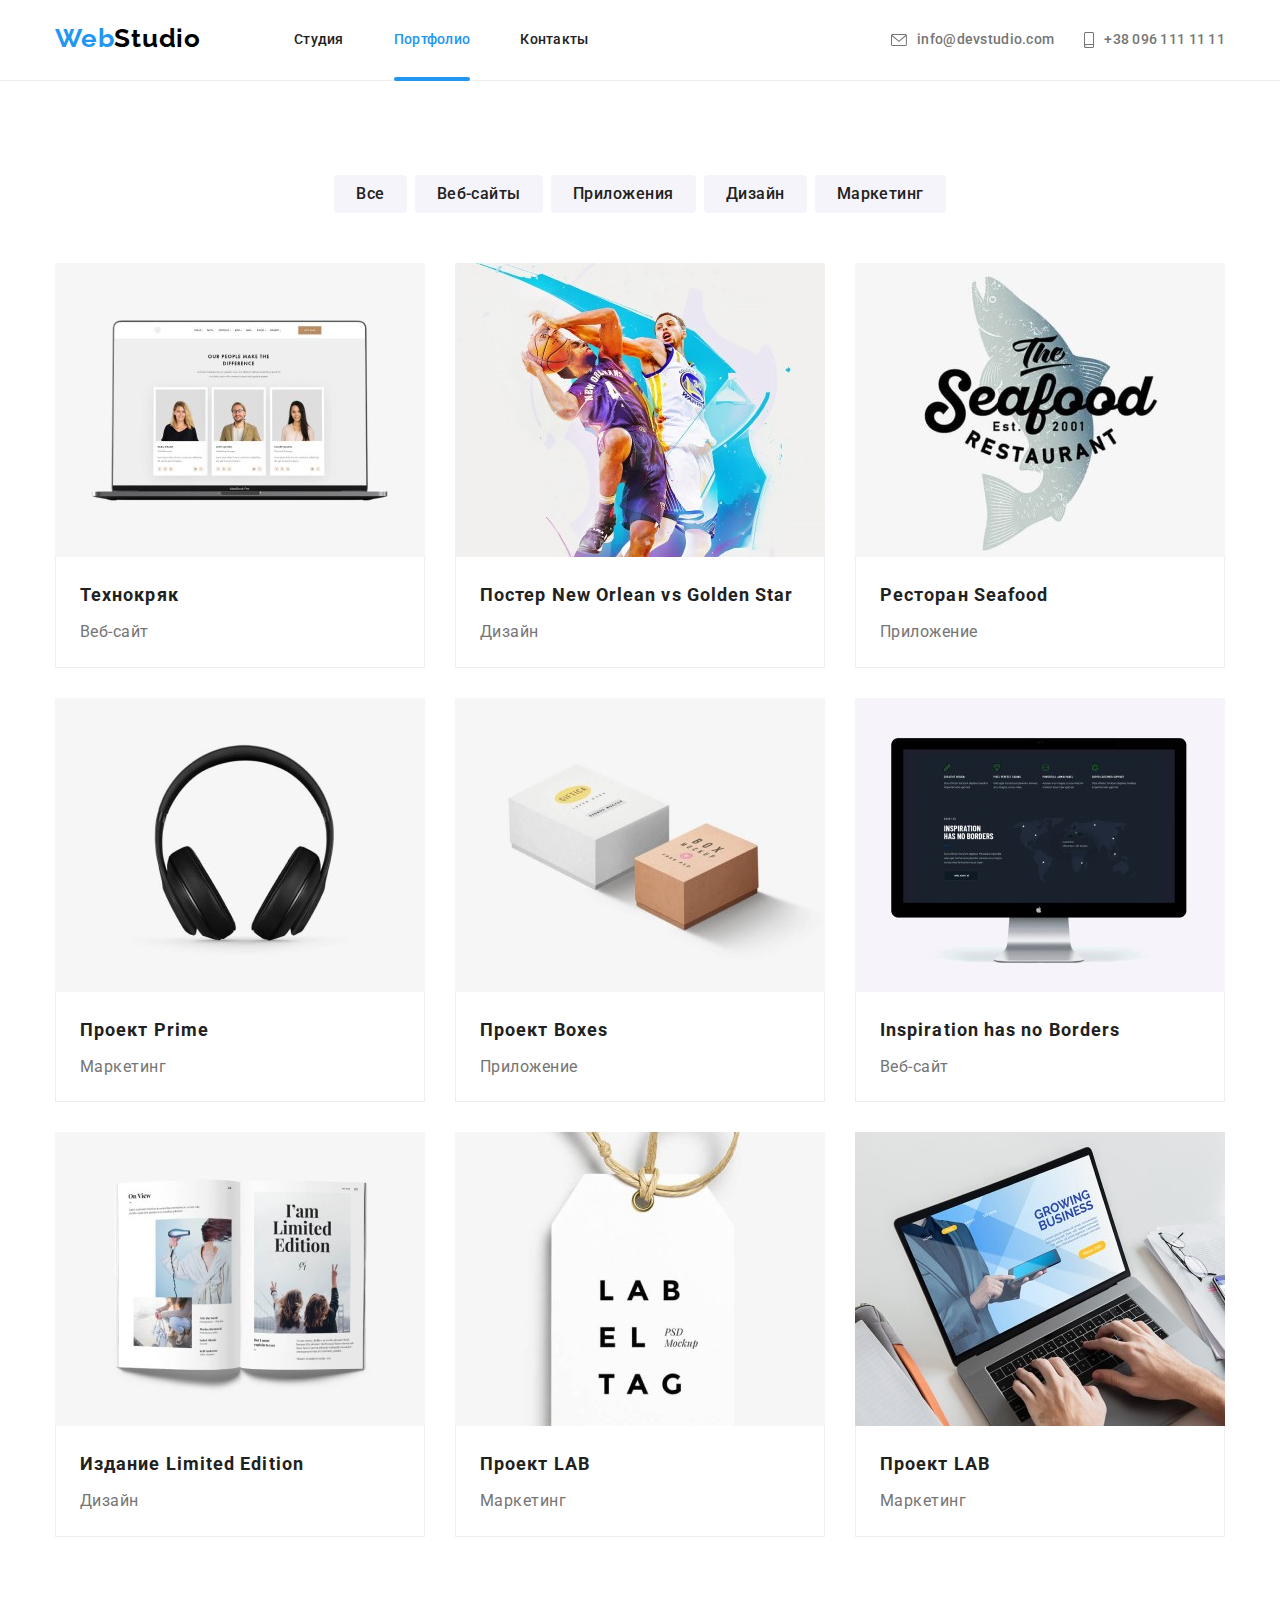
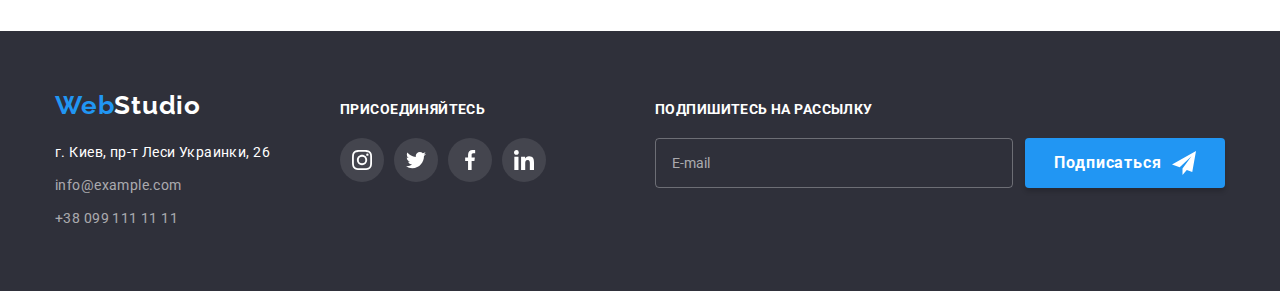
<file: portfolio.html>
<!DOCTYPE html>
<html lang="en">
  <head>
    <meta charset="UTF-8" />
    <meta http-equiv="X-UA-Compatible" content="IE=edge" />
    <meta name="viewport" content="width=device-width, initial-scale=1.0" />
    <title>Portfolio</title>
    <link
      href="https://fonts.googleapis.com/css2?family=Raleway:wght@700&family=Roboto:wght@400;500;700;900&display=swap"
      rel="stylesheet"
    />
    <link
      rel="stylesheet"
      href="https://cdnjs.cloudflare.com/ajax/libs/modern-normalize/1.1.0/modern-normalize.min.css"
    />
    <link rel="stylesheet" href="./css/main.min.css" />

  <body>
    <header class="header">
      <div class="header__container container">
        <a class="header__logo link" href="./index.html"
          >Web<span class="header__logo--primary">Studio</span>
        </a>
        <button
          class="header__button"
          type="button"
          aria-expanded="false"
          aria-controls="menu-container"
          data-menu-button
        >
          <svg class="header__burger" width="24" height="16">
            <use class="header-icon__burger" href="./images/icons.svg#menu-burger"></use>
            <use class="header-icon__close" href="./images/icons.svg#close-burger"></use>
          </svg>
        </button>
        <nav class="navigation">
          <ul class="navigation__list">
            <li class="navigation__item">
              <a class="navigation__link link" href="./index.html">Студия</a>
            </li>
            <li class="navigation__item">
              <a class="navigation__link navigation__link--current link" href="./portfolio.html"
                >Портфолио</a
              >
            </li>
            <li class="navigation__item"><a href="#" class="navigation__link link">Контакты</a></li>
          </ul>
        </nav>
        <ul class="header-contacts">
          <li class="header-contacts__item">
            <a class="header-contacts__link link" href="mailto:info@devstudio.com">
              <div class="header-contacts__icon--wrapper">
                <svg class="header-contacts__icon" width="16" height="12">
                  <use href="./images/icons.svg#mail"></use>
                </svg>
              </div>
              info@devstudio.com</a
            >
          </li>
          <li class="header-contacts__item">
            <a class="header-contacts__link link" href="tel:+380961111111">
              <div class="header-contacts__icon--wrapper">
                <svg class="header-contacts__icon" width="10" height="16">
                  <use href="./images/icons.svg#smartphone"></use>
                </svg>
              </div>
              +38 096 111 11 11</a
            >
          </li>
        </ul>
      </div>
    </header>
    <main>
      <section class="portfolio section">
        <div class="portfolio__container container">
          <h1 class="portfolio__title visually-hidden">Навигация</h1>
          <div class="portfolio-button--wrapper">
            <ul class="portfolio-button__list">
              <li class="portfolio-button__item">
                <button class="portfolio-button__btn" type="button">Все</button>
              </li>
              <li class="portfolio-button__item">
                <button class="portfolio-button__btn" type="button">Веб-сайты</button>
              </li>
              <li class="portfolio-button__item">
                <button class="portfolio-button__btn" type="button">Приложения</button>
              </li>
              <li class="portfolio-button__item">
                <button class="portfolio-button__btn" type="button">Дизайн</button>
              </li>
              <li class="portfolio-button__item">
                <button class="portfolio-button__btn" type="button">Маркетинг</button>
              </li>
            </ul>
          </div>
          <ul class="projects">
            <li class="projects__item">
              <a class="projects__card link" href="">
                <div class="projects__card--wrapper">
                
                        <picture class="projects__image">
                <source
                  media="(min-width:1200px)"
                  srcset="./images/portfolio/imgportfolio-1_lg.jpg 1x, ./images/portfolio/imgportfolio-1_lg@2x.jpg 2x"
                  type="image/jpeg"
                />
                <source
                  media="(min-width:768px)"
                  srcset="./images/portfolio/imgportfolio-1_md.jpg 1x, ./images/portfolio/imgportfolio-1_md@2x.jpg 2x"
                  type="image/jpeg"
                />
                <source
                  media="(min-width:480px)"
                  srcset="./images/portfolio/imgportfolio-1_sm.jpg 1x, ./images/portfolio/imgportfolio-1_sm@2x.jpg 2x"
                  type="image/jpeg"
                />
                <img src="./images/portfolio/imgportfolio-1_sm.jpg" alt="pc" />
              </picture>
                  <div class="projects__overlay--wrapper">
                    <p class="projects__overlay">
                      Ресурс предлагает комплексные предложения с разным уровнем функционала и
                      сервисов. Все это позволит посетителю получить исчерпывающие сведения о
                      компании или частном лице.
                    </p>
                  </div>
                </div>
                <div class="projects__text--wrapper">
                  <h2 class="projects__title">Технокряк</h2>
                  <p class="projects__description">Веб-сайт</p>
                </div>
              </a>
            </li>
            <li class="projects__item">
              <a class="projects__card link" href="">
                <div class="projects__card--wrapper">
                 
                  <picture class="projects__image">
                <source
                  media="(min-width:1200px)"
                  srcset="./images/portfolio/imgportfolio-2_lg.jpg 1x, ./images/portfolio/imgportfolio-2_lg@2x.jpg 2x"
                  type="image/jpeg"
                />
                <source
                  media="(min-width:768px)"
                  srcset="./images/portfolio/imgportfolio-2_md.jpg 1x, ./images/portfolio/imgportfolio-2_md@2x.jpg 2x"
                  type="image/jpeg"
                />
                <source
                  media="(min-width:480px)"
                  srcset="./images/portfolio/imgportfolio-2_sm.jpg 1x, ./images/portfolio/imgportfolio-2_sm@2x.jpg 2x"
                  type="image/jpeg"
                />
                <img src="./images/portfolio/imgportfolio-2_sm.jpg" alt="poster with basketball players" />
              </picture>
                  <div class="projects__overlay--wrapper">
                    <p class="projects__overlay">
                      Ресурс предлагает комплексные предложения с разным уровнем функционала и
                      сервисов. Все это позволит посетителю получить исчерпывающие сведения о
                      компании или частном лице.
                    </p>
                  </div>
                </div>
                <div class="projects__text--wrapper">
                  <h2 class="projects__title">Постер New Orlean vs Golden Star</h2>
                  <p class="projects__description">Дизайн</p>
                </div>
              </a>
            </li>
            <li class="projects__item">
              <a class="projects__card link" href="">
                <div class="projects__card--wrapper">
                 
                  <picture class="projects__image">
                <source
                  media="(min-width:1200px)"
                  srcset="./images/portfolio/imgportfolio-3_lg.jpg 1x, ./images/portfolio/imgportfolio-3_lg@2x.jpg 2x"
                  type="image/jpeg"
                />
                <source
                  media="(min-width:768px)"
                  srcset="./images/portfolio/imgportfolio-3_md.jpg 1x, ./images/portfolio/imgportfolio-3_md@2x.jpg 2x"
                  type="image/jpeg"
                />
                <source
                  media="(min-width:480px)"
                  srcset="./images/portfolio/imgportfolio-3_sm.jpg 1x, ./images/portfolio/imgportfolio-3_sm@2x.jpg 2x"
                  type="image/jpeg"
                />
                <img src="./images/portfolio/imgportfolio-3_sm.jpg" alt="restourant logo" />
              </picture>
                  <div class="projects__overlay--wrapper">
                    <p class="projects__overlay">
                      Ресурс предлагает комплексные предложения с разным уровнем функционала и
                      сервисов. Все это позволит посетителю получить исчерпывающие сведения о
                      компании или частном лице.
                    </p>
                  </div>
                </div>
                <div class="projects__text--wrapper">
                  <h2 class="projects__title">Ресторан Seafood</h2>
                  <p class="projects__description">Приложение</p>
                </div>
              </a>
            </li>
            <li class="projects__item">
              <a class="projects__card link" href="">
                <div class="projects__card--wrapper">
                
                  <picture class="projects__image">
                <source
                  media="(min-width:1200px)"
                  srcset="./images/portfolio/imgportfolio-4_lg.jpg 1x, ./images/portfolio/imgportfolio-4_lg@2x.jpg 2x"
                  type="image/jpeg"
                />
                <source
                  media="(min-width:768px)"
                  srcset="./images/portfolio/imgportfolio-4_md.jpg 1x, ./images/portfolio/imgportfolio-4_md@2x.jpg 2x"
                  type="image/jpeg"
                />
                <source
                  media="(min-width:480px)"
                  srcset="./images/portfolio/imgportfolio-4_sm.jpg 1x, ./images/portfolio/imgportfolio-4_sm@2x.jpg 2x"
                  type="image/jpeg"
                />
                <img src="./images/portfolio/imgportfolio-4_sm.jpg" alt="headphone" />
              </picture>
                  <div class="projects__overlay--wrapper">
                    <p class="projects__overlay">
                      Ресурс предлагает комплексные предложения с разным уровнем функционала и
                      сервисов. Все это позволит посетителю получить исчерпывающие сведения о
                      компании или частном лице.
                    </p>
                  </div>
                </div>
                <div class="projects__text--wrapper">
                  <h2 class="projects__title">Проект Prime</h2>
                  <p class="projects__description">Маркетинг</p>
                </div>
              </a>
            </li>
            <li class="projects__item">
              <a class="projects__card link" href="">
                <div class="projects__card--wrapper">
               
                  <picture class="projects__image">
                <source
                  media="(min-width:1200px)"
                  srcset="./images/portfolio/imgportfolio-5_lg.jpg 1x, ./images/portfolio/imgportfolio-5_lg@2x.jpg 2x"
                  type="image/jpeg"
                />
                <source
                  media="(min-width:768px)"
                  srcset="./images/portfolio/imgportfolio-5_md.jpg 1x, ./images/portfolio/imgportfolio-5_md@2x.jpg 2x"
                  type="image/jpeg"
                />
                <source
                  media="(min-width:480px)"
                  srcset="./images/portfolio/imgportfolio-5_sm.jpg 1x, ./images/portfolio/imgportfolio-5_sm@2x.jpg 2x"
                  type="image/jpeg"
                />
                <img src="./images/portfolio/imgportfolio-5_sm.jpg" alt="two boxes" />
              </picture>
                  <div class="projects__overlay--wrapper">
                    <p class="projects__overlay">
                      Ресурс предлагает комплексные предложения с разным уровнем функционала и
                      сервисов. Все это позволит посетителю получить исчерпывающие сведения о
                      компании или частном лице.
                    </p>
                  </div>
                </div>
                <div class="projects__text--wrapper">
                  <h2 class="projects__title">Проект Boxes</h2>
                  <p class="projects__description">Приложение</p>
                </div>
              </a>
            </li>
            <li class="projects__item">
              <a class="projects__card link" href="">
                <div class="projects__card--wrapper">
                
                  <picture class="projects__image">
                <source
                  media="(min-width:1200px)"
                  srcset="./images/portfolio/imgportfolio-6_lg.jpg 1x, ./images/portfolio/imgportfolio-6_lg@2x.jpg 2x"
                  type="image/jpeg"
                />
                <source
                  media="(min-width:768px)"
                  srcset="./images/portfolio/imgportfolio-6_md.jpg 1x, ./images/portfolio/imgportfolio-6_md@2x.jpg 2x"
                  type="image/jpeg"
                />
                <source
                  media="(min-width:480px)"
                  srcset="./images/portfolio/imgportfolio-6_sm.jpg 1x, ./images/portfolio/imgportfolio-6_sm@2x.jpg 2x"
                  type="image/jpeg"
                />
                <img src="./images/portfolio/imgportfolio-6_sm.jpg" alt="screen" />
              </picture>
                  <div class="projects__overlay--wrapper">
                    <p class="projects__overlay">
                      Ресурс предлагает комплексные предложения с разным уровнем функционала и
                      сервисов. Все это позволит посетителю получить исчерпывающие сведения о
                      компании или частном лице.
                    </p>
                  </div>
                </div>
                <div class="projects__text--wrapper">
                  <h2 class="projects__title">Inspiration has no Borders</h2>
                  <p class="projects__description">Веб-сайт</p>
                </div>
              </a>
            </li>
            <li class="projects__item">
              <a class="projects__card link" href="">
                <div class="projects__card--wrapper">
                 
                  <picture class="projects__image">
                <source
                  media="(min-width:1200px)"
                  srcset="./images/portfolio/imgportfolio-7_lg.jpg 1x, ./images/portfolio/imgportfolio-7_lg@2x.jpg 2x"
                  type="image/jpeg"
                />
                <source
                  media="(min-width:768px)"
                  srcset="./images/portfolio/imgportfolio-7_md.jpg 1x, ./images/portfolio/imgportfolio-7_md@2x.jpg 2x"
                  type="image/jpeg"
                />
                <source
                  media="(min-width:480px)"
                  srcset="./images/portfolio/imgportfolio-7_sm.jpg 1x, ./images/portfolio/imgportfolio-7_sm@2x.jpg 2x"
                  type="image/jpeg"
                />
                <img src="./images/portfolio/imgportfolio-7_sm.jpg" alt="magazine" />
              </picture>
                  <div class="projects__overlay--wrapper">
                    <p class="projects__overlay">
                      Ресурс предлагает комплексные предложения с разным уровнем функционала и
                      сервисов. Все это позволит посетителю получить исчерпывающие сведения о
                      компании или частном лице.
                    </p>
                  </div>
                </div>
                <div class="projects__text--wrapper">
                  <h2 class="projects__title">Издание Limited Edition</h2>
                  <p class="projects__description">Дизайн</p>
                </div>
              </a>
            </li>
            <li class="projects__item">
              <a class="projects__card link" href="">
                <div class="projects__card--wrapper">
                 
                  <picture class="projects__image">
                <source
                  media="(min-width:1200px)"
                  srcset="./images/portfolio/imgportfolio-8_lg.jpg 1x, ./images/portfolio/imgportfolio-8_lg@2x.jpg 2x"
                  type="image/jpeg"
                />
                <source
                  media="(min-width:768px)"
                  srcset="./images/portfolio/imgportfolio-8_md.jpg 1x, ./images/portfolio/imgportfolio-8_md@2x.jpg 2x"
                  type="image/jpeg"
                />
                <source
                  media="(min-width:480px)"
                  srcset="./images/portfolio/imgportfolio-8_sm.jpg 1x, ./images/portfolio/imgportfolio-8_sm@2x.jpg 2x"
                  type="image/jpeg"
                />
                <img src="./images/portfolio/imgportfolio-8_sm.jpg" alt="label" />
              </picture>
                  <div class="projects__overlay--wrapper">
                    <p class="projects__overlay">
                      Ресурс предлагает комплексные предложения с разным уровнем функционала и
                      сервисов. Все это позволит посетителю получить исчерпывающие сведения о
                      компании или частном лице.
                    </p>
                  </div>
                </div>
                <div class="projects__text--wrapper">
                  <h2 class="projects__title">Проект LAB</h2>
                  <p class="projects__description">Маркетинг</p>
                </div>
              </a>
            </li>
            <li class="projects__item">
              <a class="projects__card link" href="">
                <div class="projects__card--wrapper">
                 
                  <picture class="projects__image">
                <source
                  media="(min-width:1200px)"
                  srcset="./images/portfolio/imgportfolio-9_lg.jpg 1x, ./images/portfolio/imgportfolio-9_lg@2x.jpg 2x"
                  type="image/jpeg"
                />
                <source
                  media="(min-width:768px)"
                  srcset="./images/portfolio/imgportfolio-9_md.jpg 1x, ./images/portfolio/imgportfolio-9_md@2x.jpg 2x"
                  type="image/jpeg"
                />
                <source
                  media="(min-width:480px)"
                  srcset="./images/portfolio/imgportfolio-9_sm.jpg 1x, ./images/portfolio/imgportfolio-9_sm@2x.jpg 2x"
                  type="image/jpeg"
                />
                <img src="./images/portfolio/imgportfolio-9_sm.jpg" alt="fingers slapping on keyboard" />
              </picture>
                  <div class="projects__overlay--wrapper">
                    <p class="projects__overlay">
                      Ресурс предлагает комплексные предложения с разным уровнем функционала и
                      сервисов. Все это позволит посетителю получить исчерпывающие сведения о
                      компании или частном лице.
                    </p>
                  </div>
                </div>
                <div class="projects__text--wrapper">
                  <h2 class="projects__title">Проект LAB</h2>
                  <p class="projects__description">Маркетинг</p>
                </div>
              </a>
            </li>
          </ul>
        </div>
      </section>
    </main>
    <footer class="footer">
      <div class="footer__container container">
        <div class="footer-left">
          <div class="footer-address">
            <a class="footer__logo header__logo link" href="./index.html"
              >Web<span class="footer__logo--secondary">Studio</span></a
            >
            <address class="footer-address__list">
              <a
                class="footer-address__link link"
                href="https://goo.gl/maps/7Yn7Yswf4JNhCeD27"
                target="_blank"
                rel="noopener noreferrer"
                >г. Киев, пр-т Леси Украинки, 26</a
              >
              <ul class="footer-contacts">
                <li class="footer-contacts__item">
                  <a class="footer-contacts__link link" href="mailto:info@example.com"
                    >info@example.com</a
                  >
                </li>
                <li class="footer-contacts__item">
                  <a class="footer-contacts__link link" href="tel:+380991111111"
                    >+38 099 111 11 11</a
                  >
                </li>
              </ul>
            </address>
          </div>
          <div class="footer-social">
            <p class="footer-social__description">присоединяйтесь</p>
            <ul class="footer-social__list">
              <li class="footer-social__item">
                <a class="footer-social__link link" href="">
                  <svg class="footer-social__icon" width="20" height="20">
                    <use href="./images/icons.svg#instagram"></use>
                  </svg>
                </a>
              </li>
              <li class="footer-social__item">
                <a class="footer-social__link" href="">
                  <svg class="footer-social__icon" width="20" height="20">
                    <use href="./images/icons.svg#twitter"></use>
                  </svg>
                </a>
              </li>
              <li class="footer-social__item">
                <a class="footer-social__link link" href="">
                  <svg class="footer-social__icon" width="20" height="20">
                    <use href="./images/icons.svg#facebook"></use>
                  </svg>
                </a>
              </li>
              <li class="footer-social__item">
                <a class="footer-social__link link" href="">
                  <svg class="footer-social__icon" width="20" height="20">
                    <use href="./images/icons.svg#linkedin"></use>
                  </svg>
                </a>
              </li>
            </ul>
          </div>
        </div>
        <div class="footer-right">
          <p class="footer-right__description footer-social__description">
            Подпишитесь на рассылку
          </p>
          <form class="footer-right__form">
            <div class="footer-right__subscription">
              <label class="footer-right__label">
                <input class="footer-right__input" type="text" placeholder="E-mail" />
              </label>
              <button class="footer-right__button button" type="submit">
                Подписаться
                <svg class="footer-right__icon" width="24" height="24">
                  <use href="./images/icons.svg#icon-send"></use>
                </svg>
              </button>
            </div>
          </form>
        </div>
      </div>
    </footer>
     <div class="mobile-menu" data-menu>
      <ul class="mobile-menu__navigations">
        <li class="mobile-menu__navigation">
          <a class="mobile-menu__navlink  link" href="./index.html"
            >Студия</a
          >
        </li>
        <li class="mobile-menu__navigation">
          <a class="mobile-menu__navlink link navigation__link--current" href="./portfolio.html">Портфолио</a>
        </li>
        <li class="mobile-menu__navigation">
          <a class="mobile-menu__navlink link" href="#">Контакты</a>
        </li>
      </ul>
      <ul class="mobile-menu__contacts">
        <li class="mobile-menu__contact">
          <a class="mobile-menu__tel link" href="tel:+380961111111">+38 096 111 11 11</a>
        </li>
        <li class="mobile-menu__contact">
          <a class="mobile-menu__mail link" href="mailto:info@devstudio.com">info@devstudio.com</a>
        </li>
      </ul>
      <ul class="mobile-menu__socials">
        <li class="mobile-menu__social">
          <a class="mobile-menu__soclink link" href="#">Instagram</a>
        </li>
        <li class="mobile-menu__social">
          <a class="mobile-menu__soclink link" href="#">Twitter</a>
        </li>
        <li class="mobile-menu__social">
          <a class="mobile-menu__soclink link" href="#">Facebook</a>
        </li>
        <li class="mobile-menu__social">
          <a class="mobile-menu__soclink link" href="#">LinkedIn</a>
        </li>
      </ul>
    </div>
     <script src="./js/menu.js"></script>
  </body>
</html>
</file>
<file: css/main.min.css>
:root{--primary-description-color: #757575;--primary-white-color: #ffffff;--title-color: #212121;--logo-color: #000000;--primary-blue-color: #2196f3;--hover-button-color: #188ce8;--primary-button-color: #f5f4fa;--footer-bg-color: #2f303a;--primary-bg-color: #e5e5e5;--primary-font-size: 14px;--primary-font-weight: 400;--primary-font-family: Roboto, sans-serif;--animation: 250ms cubic-bezier(0.4, 0, 0.2, 1)}body{background-color:var(--primary-white-color);font-size:var(--primary-font-size);font-weight:var(--primary-font-weight);font-family:var(--primary-font-family)}.container{max-width:480px;padding-left:15px;padding-right:15px;margin-left:auto;margin-right:auto}@media screen and (min-width: 768px){.container{max-width:768px}}@media screen and (min-width: 1200px){.container{max-width:1200px}}ul{margin:0;padding:0;list-style:none}h1,h2,h3,h4,h5,h6,p{margin:0}img{display:block;max-width:100%;height:auto}input{display:-webkit-box;display:-ms-flexbox;display:flex;cursor:pointer}button{cursor:pointer}.link{text-decoration:none;color:currentColor}.section{padding-top:60px;padding-bottom:60px}@media screen and (min-width: 1200px){.section{padding-top:94px;padding-bottom:94px}}.subtitle{margin-bottom:30px;font-weight:700;font-size:28px;line-height:1.178;text-align:center;letter-spacing:.03em;color:var(--title-color)}@media screen and (min-width: 1200px){.subtitle{margin-bottom:50px;font-size:36px;line-height:1.166}}.button{width:200px;height:50px;border-radius:4px;border:none;font-weight:700;font-family:inherit;font-size:16px;line-height:1.87;text-align:center;letter-spacing:.06em}.header{border-bottom:1px solid #ececec}.header__container{display:-webkit-box;display:-ms-flexbox;display:flex;-webkit-box-align:baseline;-ms-flex-align:baseline;align-items:baseline}@media screen and (min-width: 768px){.header__container{-webkit-box-align:stretch;-ms-flex-align:stretch;align-items:stretch}}.header__logo{padding-top:16px;padding-bottom:16px;font-family:Raleway,sans-serif;font-weight:700;font-size:26px;line-height:1.15;letter-spacing:.03em;color:var(--primary-blue-color)}@media screen and (min-width: 768px){.header__logo{padding-top:24px;padding-bottom:25px}}.header__logo--primary{color:var(--logo-color)}.header__button{margin-left:auto;background-color:#fff;border:none}@media screen and (min-width: 768px){.header__button{display:none}}.navigation{display:none}@media screen and (min-width: 768px){.navigation{display:block}}.navigation__list{display:-webkit-box;display:-ms-flexbox;display:flex;margin-left:93px}.navigation__item{position:relative}.navigation__item:not(:last-child){margin-right:50px}.navigation__link{display:block;padding-top:32px;padding-bottom:32px;-webkit-transition:color var(--animation);transition:color var(--animation);font-weight:500;line-height:1.14;letter-spacing:.02em;color:var(--title-color)}.navigation__link--current{color:var(--primary-blue-color)}.navigation__link--current::after{content:"";position:absolute;left:0;bottom:-1px;width:100%;border-radius:2px;border-bottom:4px solid var(--primary-blue-color)}@media screen and (max-width: 767px){.navigation__link--current::after{display:none}}.navigation__link:hover,.navigation__link:focus{color:var(--primary-blue-color)}.header-contacts{display:none}@media screen and (min-width: 768px){.header-contacts{display:-webkit-box;display:-ms-flexbox;display:flex;margin-left:auto;-webkit-box-orient:vertical;-webkit-box-direction:normal;-ms-flex-direction:column;flex-direction:column;-webkit-box-pack:center;-ms-flex-pack:center;justify-content:center}}@media screen and (min-width: 1200px){.header-contacts{-webkit-box-orient:horizontal;-webkit-box-direction:normal;-ms-flex-direction:row;flex-direction:row}}.header-contacts__item>.header-contacts__link{display:-webkit-box;display:-ms-flexbox;display:flex;-webkit-box-align:center;-ms-flex-align:center;align-items:center;font-weight:500;line-height:1.14;letter-spacing:.02em;color:var(--primary-description-color)}.header-contacts__item:not(:last-child){margin-bottom:10px}@media screen and (min-width: 1200px){.header-contacts__item:not(:last-child){margin-right:30px;margin-bottom:0}}.header-contacts__link{display:block;-webkit-transition:color var(--animation),fill var(--animation);transition:color var(--animation),fill var(--animation)}@media screen and (min-width: 1200px){.header-contacts__link{padding-top:32px;padding-bottom:32px}}.header-contacts__link:hover,.header-contacts__link:focus{color:var(--primary-blue-color);fill:var(--primary-blue-color)}.header-contacts__icon--wrapper{display:-webkit-box;display:-ms-flexbox;display:flex;margin-right:10px}.header-contacts__icon{fill:currentColor}.hero{max-width:1600px;padding-top:118px;padding-bottom:118px;text-align:center;margin:0 auto;background-size:cover;background-repeat:no-repeat;background-position:center;background-color:#c4c4c4;background-image:-webkit-gradient(linear, left top, left bottom, from(rgba(47, 48, 58, 0.4)), to(rgba(47, 48, 58, 0.4))),url(../images/hero/hero_sm.png);background-image:linear-gradient(rgba(47, 48, 58, 0.4), rgba(47, 48, 58, 0.4)),url(../images/hero/hero_sm.png)}@media screen and (min-device-pixel-ratio: 2),screen and (-webkit-min-device-pixel-ratio: 2),screen and (min-resolution: 192dpi),screen and (min-resolution: 2dppx){.hero{background-image:-webkit-gradient(linear, left top, left bottom, from(rgba(47, 48, 58, 0.4)), to(rgba(47, 48, 58, 0.4))),url(../images/hero/hero_sm@2x.png);background-image:linear-gradient(rgba(47, 48, 58, 0.4), rgba(47, 48, 58, 0.4)),url(../images/hero/hero_sm@2x.png)}}@media screen and (min-width: 768px){.hero{padding-top:200px;padding-bottom:200px;background-image:-webkit-gradient(linear, left top, left bottom, from(rgba(47, 48, 58, 0.4)), to(rgba(47, 48, 58, 0.4))),url(../images/hero/hero_md.png);background-image:linear-gradient(rgba(47, 48, 58, 0.4), rgba(47, 48, 58, 0.4)),url(../images/hero/hero_md.png)}}@media screen and (min-width: 768px)and (min-device-pixel-ratio: 2),screen and (min-width: 768px)and (-webkit-min-device-pixel-ratio: 2),screen and (min-width: 768px)and (min-resolution: 192dpi),screen and (min-width: 768px)and (min-resolution: 2dppx){.hero{background-image:-webkit-gradient(linear, left top, left bottom, from(rgba(47, 48, 58, 0.4)), to(rgba(47, 48, 58, 0.4))),url(../images/hero/hero_md@2x.png);background-image:linear-gradient(rgba(47, 48, 58, 0.4), rgba(47, 48, 58, 0.4)),url(../images/hero/hero_md@2x.png)}}@media screen and (min-width: 1200px){.hero{background-image:-webkit-gradient(linear, left top, left bottom, from(rgba(47, 48, 58, 0.4)), to(rgba(47, 48, 58, 0.4))),url(../images/hero/hero_lg.png);background-image:linear-gradient(rgba(47, 48, 58, 0.4), rgba(47, 48, 58, 0.4)),url(../images/hero/hero_lg.png)}}@media screen and (min-width: 1200px)and (min-device-pixel-ratio: 2),screen and (min-width: 1200px)and (-webkit-min-device-pixel-ratio: 2),screen and (min-width: 1200px)and (min-resolution: 192dpi),screen and (min-width: 1200px)and (min-resolution: 2dppx){.hero{background-image:-webkit-gradient(linear, left top, left bottom, from(rgba(47, 48, 58, 0.4)), to(rgba(47, 48, 58, 0.4))),url(../images/hero/hero_lg@2x.png);background-image:linear-gradient(rgba(47, 48, 58, 0.4), rgba(47, 48, 58, 0.4)),url(../images/hero/hero_lg@2x.png)}}.hero__container{margin:0 auto;max-width:360px}@media screen and (min-width: 1200px){.hero__container{max-width:696px}}.hero__title{margin-bottom:30px;font-weight:900;font-size:26px;line-height:1.36;color:var(--primary-white-color);letter-spacing:.06em;text-transform:uppercase;text-align:center}@media screen and (min-width: 1200px){.hero__title{font-size:44px}}.hero__button{background-color:var(--primary-blue-color);color:var(--primary-white-color);-webkit-transition:background-color var(--animation);transition:background-color var(--animation)}.hero__button:hover,.hero__button:focus{background-color:var(--hover-button-color)}.backdrop{position:fixed;z-index:10;top:0;left:0;width:100%;height:100%;background-color:rgba(0,0,0,.2);opacity:1;visibility:visible;-webkit-transition:opacity var(--animation);transition:opacity var(--animation)}.is-hidden{opacity:0;pointer-events:none}.backdrop.is-hidden .modal{-webkit-transform:translate(-50%, -50%) scale(2);transform:translate(-50%, -50%) scale(2)}.modal{position:absolute;top:50%;left:50%;-webkit-transform:translate(-50%, -50%) scale(1);transform:translate(-50%, -50%) scale(1);max-height:609px;max-width:450px;padding:40px;background-color:var(--primary-white-color);-webkit-box-shadow:1px 0px 2px rgba(0,0,0,.2),1px 0px 1px rgba(0,0,0,.14),3px 0px 1px rgba(0,0,0,.12);box-shadow:1px 0px 2px rgba(0,0,0,.2),1px 0px 1px rgba(0,0,0,.14),3px 0px 1px rgba(0,0,0,.12);border-radius:4px;-webkit-transition:-webkit-transform var(--animation);transition:-webkit-transform var(--animation);transition:transform var(--animation);transition:transform var(--animation), -webkit-transform var(--animation)}@media screen and (min-width: 480px){.modal{min-height:609px;min-width:450px}}@media screen and (min-width: 1200px){.modal{min-height:581px;min-width:528px}}.button-close{position:absolute;display:-webkit-box;display:-ms-flexbox;display:flex;-webkit-box-align:center;-ms-flex-align:center;align-items:center;-webkit-box-pack:center;-ms-flex-pack:center;justify-content:center;width:30px;height:30px;top:8px;right:8px;border-radius:50%;background-color:var(--primary-white-color);border:1px solid rgba(0,0,0,.1);-webkit-transition:fill var(--animation);transition:fill var(--animation)}.button-close:hover,.button-close:focus{fill:var(--primary-blue-color)}.modal__title{margin-bottom:12px;font-weight:700;font-size:20px;line-height:1.15;text-align:center;letter-spacing:.03em;color:var(--title-color)}.modal__button{margin:0 auto;margin-top:30px;display:-webkit-box;display:-ms-flexbox;display:flex;-webkit-box-pack:center;-ms-flex-pack:center;justify-content:center;-webkit-box-align:center;-ms-flex-align:center;align-items:center;background-color:var(--primary-blue-color);color:var(--primary-white-color);-webkit-box-shadow:0px 4px 4px rgba(0,0,0,.15);box-shadow:0px 4px 4px rgba(0,0,0,.15);-webkit-transition:background-color var(--animation);transition:background-color var(--animation)}.modal__button:hover,.modal__button:focus{background-color:var(--hover-button-color)}.modal__wrapper{margin-bottom:10px;position:relative}.modal__input{padding-left:35px;min-height:40px;width:100%;display:-webkit-box;display:-ms-flexbox;display:flex;-webkit-box-orient:vertical;-webkit-box-direction:normal;-ms-flex-direction:column;flex-direction:column;-webkit-box-align:start;-ms-flex-align:start;align-items:flex-start;cursor:pointer;outline:rgba(0,0,0,0);border:1px solid rgba(33,33,33,.2);margin-top:4px;-webkit-transition:border-color var(--animation);transition:border-color var(--animation);border-radius:4px}.modal__input:hover,.modal__input:focus{border-color:var(--primary-blue-color)}.modal__label{font-size:12px;position:relative;width:100%;display:-webkit-box;display:-ms-flexbox;display:flex;-webkit-box-orient:vertical;-webkit-box-direction:normal;-ms-flex-direction:column;flex-direction:column;-webkit-box-align:start;-ms-flex-align:start;align-items:flex-start;cursor:pointer;color:var(--primary-description-color)}.modal__field{position:relative;width:100%}.modal__icon{position:absolute;display:-webkit-box;display:-ms-flexbox;display:flex;margin-left:12px;top:50%;-webkit-transform:translate(0%, -50%);transform:translate(0%, -50%);-webkit-transition:fill var(--animation);transition:fill var(--animation)}.modal__input:hover+.modal__icon,.modal__input:focus+.modal__icon{fill:var(--primary-blue-color)}.modal-comment__textarea{min-height:120px;margin-top:4px;-webkit-box-orient:vertical;-webkit-box-direction:normal;-ms-flex-direction:column;flex-direction:column;display:-webkit-box;display:-ms-flexbox;display:flex;-webkit-box-align:start;-ms-flex-align:start;align-items:flex-start;width:100%;resize:none;cursor:pointer;padding:12px 16px;outline:rgba(0,0,0,0);border-color:rgba(33,33,33,.2);border-radius:4px;-webkit-transition:border-color var(--animation);transition:border-color var(--animation)}.modal-comment__textarea::-webkit-input-placeholder{color:rgba(117,117,117,.5);font-size:14px}.modal-comment__textarea::-moz-placeholder{color:rgba(117,117,117,.5);font-size:14px}.modal-comment__textarea:-ms-input-placeholder{color:rgba(117,117,117,.5);font-size:14px}.modal-comment__textarea::-ms-input-placeholder{color:rgba(117,117,117,.5);font-size:14px}.modal-comment__textarea::placeholder{color:rgba(117,117,117,.5);font-size:14px}.modal-comment__textarea:hover,.modal-comment__textarea:focus{border-color:var(--primary-blue-color)}.modal-agreement__wrapper{display:-webkit-box;display:-ms-flexbox;display:flex;-webkit-box-pack:center;-ms-flex-pack:center;justify-content:center;-webkit-box-align:center;-ms-flex-align:center;align-items:center;margin-top:20px}.modal-agreement__title{color:var(--primary-description-color);line-height:1.71;letter-spacing:.03em;cursor:pointer;font-size:12px}@media screen and (min-width: 1200px){.modal-agreement__title{font-size:14px}}.modal-agreement__link{line-height:1.71;letter-spacing:.03em;color:var(--primary-blue-color);font-size:12px}@media screen and (min-width: 1200px){.modal-agreement__link{font-size:14px}}.modal-agreement__border{display:-webkit-inline-box;display:-ms-inline-flexbox;display:inline-flex;-webkit-box-align:center;-ms-flex-align:center;align-items:center;-webkit-box-pack:center;-ms-flex-pack:center;justify-content:center;width:16px;height:15px;border-radius:2px;outline:2px solid var(--title-color);margin-right:7px;cursor:pointer;outline-offset:-2px;-webkit-transition:background-color var(--animation),outline-color var(--animation);transition:background-color var(--animation),outline-color var(--animation)}.modal-agreement__icon{fill:rgba(0,0,0,0)}.modal-agreement__checkbox:checked+.modal-agreement__border{background-color:var(--primary-blue-color);outline-color:var(--primary-blue-color);border:none}.modal-agreement__checkbox:checked+.modal-agreement__border>.modal-agreement__icon{fill:var(--primary-white-color)}@media screen and (max-width: 1199px){.engagement{display:none}}.engagement__list{display:-webkit-box;display:-ms-flexbox;display:flex;gap:30px}.engagement__item{width:370px}.engagement__description{position:absolute;bottom:0;width:100%;height:70px;display:-webkit-box;display:-ms-flexbox;display:flex;-webkit-box-align:center;-ms-flex-align:center;align-items:center;-webkit-box-pack:center;-ms-flex-pack:center;justify-content:center;font-weight:700;font-size:14px;line-height:1.14;text-align:center;letter-spacing:.03em;text-transform:uppercase;background-color:rgba(47,48,58,.8);color:var(--primary-white-color)}.engagement__description--wrapper{position:relative;display:-webkit-box;display:-ms-flexbox;display:flex;-webkit-box-align:center;-ms-flex-align:center;align-items:center;-webkit-box-pack:center;-ms-flex-pack:center;justify-content:center}.team{background-color:var(--primary-button-color)}.team .team__list{display:-webkit-box;display:-ms-flexbox;display:flex;-ms-flex-wrap:wrap;flex-wrap:wrap;gap:30px}@media screen and (min-width: 1200px){.team .team__list{-ms-flex-wrap:nowrap;flex-wrap:nowrap}}.team__member{background-color:var(--primary-white-color);-webkit-box-shadow:0px 1px 3px rgba(0,0,0,.12),0px 1px 1px rgba(0,0,0,.14),0px 2px 1px rgba(0,0,0,.2);box-shadow:0px 1px 3px rgba(0,0,0,.12),0px 1px 1px rgba(0,0,0,.14),0px 2px 1px rgba(0,0,0,.2);border-radius:0px 0px 4px 4px;-ms-flex-preferred-size:450px;flex-basis:450px}@media screen and (min-width: 768px){.team__member{-ms-flex-preferred-size:354px;flex-basis:354px}}@media screen and (min-width: 1200px){.team__member{-ms-flex-preferred-size:370px;flex-basis:370px}}.team__text{padding-top:30px;padding-bottom:30px}.team__name{margin-bottom:10px;font-weight:500;font-size:16px;line-height:1.19;color:var(--title-color);text-align:center;letter-spacing:.03em}.team__position{margin-bottom:10px;font-size:16px;line-height:1.18;text-align:center;letter-spacing:.03em;color:var(--primary-description-color)}.social-icon{display:-webkit-box;display:-ms-flexbox;display:flex;gap:10px;-webkit-box-pack:center;-ms-flex-pack:center;justify-content:center}.social-icon__logo{fill:currentColor}.social-icon__item{fill:currentColor;display:-webkit-box;display:-ms-flexbox;display:flex;-webkit-box-pack:center;-ms-flex-pack:center;justify-content:center;height:44px;width:44px}.social-icon__item:last-child{margin-right:0}.social-icon__link{border-radius:50%;color:#afb1b8;width:44px;height:44px;display:-webkit-box;display:-ms-flexbox;display:flex;-webkit-box-align:center;-ms-flex-align:center;align-items:center;-webkit-box-pack:center;-ms-flex-pack:center;justify-content:center;-webkit-transition:fill var(--animation),color var(--animation),background-color var(--animation);transition:fill var(--animation),color var(--animation),background-color var(--animation)}.social-icon__link:hover,.social-icon__link:focus{fill:var(--primary-white-color);color:var(--primary-white-color);background-color:var(--primary-blue-color)}.portfolio-button--wrapper{margin-bottom:40px}@media screen and (min-width: 768px){.portfolio-button--wrapper{margin-bottom:30px}}@media screen and (min-width: 1200px){.portfolio-button--wrapper{margin-bottom:50px}}.portfolio-button__list{display:-webkit-box;display:-ms-flexbox;display:flex;-ms-flex-wrap:wrap;flex-wrap:wrap;-webkit-box-pack:start;-ms-flex-pack:start;justify-content:flex-start}@media screen and (min-width: 768px){.portfolio-button__list{-webkit-box-pack:center;-ms-flex-pack:center;justify-content:center}}@media screen and (min-width: 320px){.portfolio-button__item:not(:last-child){margin-bottom:15px}}@media screen and (min-width: 400px){.portfolio-button__item:nth-last-child(-n+2){margin-bottom:0}}@media screen and (min-width: 768px){.portfolio-button__list>.portfolio-button__item{margin-bottom:0}}.portfolio-button__item:not(:last-child){margin-right:8px}.portfolio-button__btn{font-family:inherit;font-weight:500;font-size:16px;line-height:1.6;text-align:center;letter-spacing:.03em;padding:6px 22px;border:none;border-radius:4px;background-color:var(--primary-button-color);color:var(--title-color);-webkit-transition:color var(--animation),background-color var(--animation),-webkit-box-shadow var(--animation);transition:color var(--animation),background-color var(--animation),-webkit-box-shadow var(--animation);transition:color var(--animation),background-color var(--animation),box-shadow var(--animation);transition:color var(--animation),background-color var(--animation),box-shadow var(--animation),-webkit-box-shadow var(--animation)}.portfolio-button__btn:focus,.portfolio-button__btn:hover{color:var(--primary-white-color);background-color:var(--primary-blue-color);-webkit-box-shadow:0px 3px 1px rgba(0,0,0,.1),0px 1px 2px rgba(0,0,0,.08),0px 2px 2px rgba(0,0,0,.12);box-shadow:0px 3px 1px rgba(0,0,0,.1),0px 1px 2px rgba(0,0,0,.08),0px 2px 2px rgba(0,0,0,.12)}.projects{-ms-flex-wrap:wrap;flex-wrap:wrap;display:-webkit-box;display:-ms-flexbox;display:flex;gap:30px}.projects__item{-ms-flex-preferred-size:450px;flex-basis:450px}@media screen and (min-width: 768px){.projects__item{-ms-flex-preferred-size:354px;flex-basis:354px}}@media screen and (min-width: 1200px){.projects__item{-ms-flex-preferred-size:370px;flex-basis:370px}}.projects__card{display:-webkit-box;display:-ms-flexbox;display:flex;-webkit-box-orient:vertical;-webkit-box-direction:normal;-ms-flex-direction:column;flex-direction:column;height:100%;-webkit-transition:opacity var(--animation),-webkit-box-shadow var(--animation);transition:opacity var(--animation),-webkit-box-shadow var(--animation);transition:box-shadow var(--animation),opacity var(--animation);transition:box-shadow var(--animation),opacity var(--animation),-webkit-box-shadow var(--animation)}.projects__card:hover,.projects__card:focus{-webkit-box-shadow:0px 1px 1px rgba(0,0,0,.12),0px 4px 4px rgba(0,0,0,.06),1px 4px 6px rgba(0,0,0,.16);box-shadow:0px 1px 1px rgba(0,0,0,.12),0px 4px 4px rgba(0,0,0,.06),1px 4px 6px rgba(0,0,0,.16)}.projects__card--wrapper{position:relative;overflow:hidden}.projects__overlay{position:absolute;left:0;top:0;opacity:0;padding:63px 24px;font-size:18px;line-height:1.55;vertical-align:top;letter-spacing:.03em;background-color:rgba(33,150,243,.9);color:var(--primary-white-color);-webkit-transform:translateY(100%);transform:translateY(100%);-webkit-transition:opacity var(--animation),-webkit-transform var(--animation);transition:opacity var(--animation),-webkit-transform var(--animation);transition:transform var(--animation),opacity var(--animation);transition:transform var(--animation),opacity var(--animation),-webkit-transform var(--animation)}.projects__item:hover .projects__overlay{-webkit-transform:translateY(0);transform:translateY(0);opacity:1}.projects__text--wrapper{overflow:hidden;-webkit-box-flex:1;-ms-flex-positive:1;flex-grow:1;padding-top:20px;padding-right:24px;padding-bottom:20px;padding-left:24px;border-right:1px solid #eee;border-bottom:1px solid #eee;border-left:1px solid #eee}.projects__title{margin-bottom:4px;text-align:left;font-weight:700;font-size:18px;line-height:2;letter-spacing:.06em;color:var(--title-color)}.projects__description{text-align:left;font-size:16px;line-height:1.87;letter-spacing:.03em;color:var(--primary-description-color)}.footer{background-color:var(--footer-bg-color);padding-top:60px;padding-bottom:60px}.footer__container{display:-webkit-box;display:-ms-flexbox;display:flex;-webkit-box-orient:vertical;-webkit-box-direction:normal;-ms-flex-direction:column;flex-direction:column;-webkit-box-align:center;-ms-flex-align:center;align-items:center}@media screen and (min-width: 1200px){.footer__container{-webkit-box-orient:horizontal;-webkit-box-direction:normal;-ms-flex-direction:row;flex-direction:row;-webkit-box-align:baseline;-ms-flex-align:baseline;align-items:baseline;-ms-flex-wrap:wrap;flex-wrap:wrap;gap:93px}}.footer-left{display:-webkit-box;display:-ms-flexbox;display:flex;-webkit-box-orient:vertical;-webkit-box-direction:normal;-ms-flex-direction:column;flex-direction:column;-webkit-box-align:center;-ms-flex-align:center;align-items:center;-webkit-box-align:baseline;-ms-flex-align:baseline;align-items:baseline;gap:60px}@media screen and (min-width: 768px){.footer-left{-webkit-box-orient:horizontal;-webkit-box-direction:normal;-ms-flex-direction:row;flex-direction:row;gap:165px;margin-bottom:60px}}@media screen and (min-width: 1200px){.footer-left{margin-bottom:0;gap:70px}}.footer-address{display:-webkit-box;display:-ms-flexbox;display:flex;-webkit-box-align:center;-ms-flex-align:center;align-items:center;-webkit-box-orient:vertical;-webkit-box-direction:normal;-ms-flex-direction:column;flex-direction:column}@media screen and (min-width: 1200px){.footer-address{display:block}}.footer__logo{padding-top:0;padding-bottom:0;margin-bottom:20px;display:block}.footer__logo--secondary{color:var(--primary-white-color)}.footer-address__list{display:-webkit-box;display:-ms-flexbox;display:flex;-webkit-box-align:center;-ms-flex-align:center;align-items:center;-webkit-box-orient:vertical;-webkit-box-direction:normal;-ms-flex-direction:column;flex-direction:column}@media screen and (min-width: 1200px){.footer-address__list{display:block}}.footer-address__link{display:block;margin-bottom:8px;font-style:normal;line-height:1.71;letter-spacing:.03em;color:var(--primary-white-color);-webkit-transition:color var(--animation);transition:color var(--animation)}@media screen and (min-width: 1200px){.footer-address__link{margin-bottom:9px}}.footer-address__link:focus,.footer-address__link:hover{color:var(--primary-blue-color)}.footer-contacts__item:not(:last-child){margin-bottom:8px}@media screen and (min-width: 1200px){.footer-contacts__item:not(:last-child){margin-bottom:9px}}.footer-contacts__link{font-style:normal;line-height:1.71;letter-spacing:.03em;color:rgba(255,255,255,.6);-webkit-transition:color var(--animation);transition:color var(--animation)}.footer-contacts__link:focus,.footer-contacts__link:hover{color:var(--primary-blue-color)}.footer-social{display:-webkit-box;display:-ms-flexbox;display:flex;-webkit-box-align:center;-ms-flex-align:center;align-items:center;-webkit-box-orient:vertical;-webkit-box-direction:normal;-ms-flex-direction:column;flex-direction:column;margin-bottom:60px}@media screen and (min-width: 768px){.footer-social{margin-bottom:0}}@media screen and (min-width: 1200px){.footer-social{display:block}}.footer-social__description{margin-bottom:20px;font-weight:700;font-size:14px;line-height:1.14;letter-spacing:.03em;text-transform:uppercase;color:var(--primary-white-color)}.footer-social__list{display:-webkit-box;display:-ms-flexbox;display:flex;gap:10px;-webkit-box-pack:center;-ms-flex-pack:center;justify-content:center}.footer-social__item{fill:currentColor;display:-webkit-box;display:-ms-flexbox;display:flex;-webkit-box-pack:center;-ms-flex-pack:center;justify-content:center;height:44px;width:44px}.footer-social__item:last-child{margin-right:0}.footer-social__link{color:var(--primary-white-color);background-color:rgba(255,255,255,.1);border-radius:50%;width:44px;height:44px;display:-webkit-box;display:-ms-flexbox;display:flex;-webkit-box-align:center;-ms-flex-align:center;align-items:center;-webkit-box-pack:center;-ms-flex-pack:center;justify-content:center;-webkit-transition:fill var(--animation),color var(--animation),background-color var(--animation);transition:fill var(--animation),color var(--animation),background-color var(--animation)}.footer-social__link:hover,.footer-social__link:focus{fill:var(--primary-white-color);color:var(--primary-white-color);background-color:var(--primary-blue-color);border-radius:50%}.footer-social__icon{fill:currentColor}.footer-right{display:-webkit-box;display:-ms-flexbox;display:flex;-webkit-box-orient:vertical;-webkit-box-direction:normal;-ms-flex-direction:column;flex-direction:column;-webkit-box-align:center;-ms-flex-align:center;align-items:center}@media screen and (min-width: 1200px){.footer-right{display:block;margin-left:auto}}.footer-right__subscription{display:-webkit-box;display:-ms-flexbox;display:flex;-webkit-box-orient:vertical;-webkit-box-direction:normal;-ms-flex-direction:column;flex-direction:column;-webkit-box-align:center;-ms-flex-align:center;align-items:center}@media screen and (min-width: 1200px){.footer-right__subscription{-webkit-box-orient:horizontal;-webkit-box-direction:normal;-ms-flex-direction:row;flex-direction:row}}.footer-right__label{margin-bottom:20px}@media screen and (min-width: 1200px){.footer-right__label{margin-bottom:0;margin-right:12px}}.footer-right__input{height:50px;max-width:450px;background-color:inherit;border:1px solid rgba(255,255,255,.3);border-radius:4px;padding-left:16px;outline:none;color:var(--primary-white-color)}@media screen and (min-width: 480px){.footer-right__input{width:480px}}@media screen and (min-width: 1200px){.footer-right__input{width:358px}}.footer-right__input::-webkit-input-placeholder{color:rgba(255,255,255,.6)}.footer-right__input::-moz-placeholder{color:rgba(255,255,255,.6)}.footer-right__input:-ms-input-placeholder{color:rgba(255,255,255,.6)}.footer-right__input::-ms-input-placeholder{color:rgba(255,255,255,.6)}.footer-right__input::placeholder{color:rgba(255,255,255,.6)}.footer-right__button{display:-webkit-box;display:-ms-flexbox;display:flex;-webkit-box-pack:center;-ms-flex-pack:center;justify-content:center;-webkit-box-align:center;-ms-flex-align:center;align-items:center;background-color:var(--primary-blue-color);color:var(--primary-white-color);-webkit-box-shadow:0px 4px 4px rgba(0,0,0,.15);box-shadow:0px 4px 4px rgba(0,0,0,.15)}.footer-right__icon{margin-left:10px;fill:var(--primary-white-color)}@media screen and (min-width: 1200px){.features{padding-bottom:0}}@media screen and (min-width: 768px){.features__list{display:-webkit-box;display:-ms-flexbox;display:flex;-ms-flex-wrap:wrap;flex-wrap:wrap;gap:30px}}@media screen and (min-width: 1200px){.features__list{display:-webkit-box;display:-ms-flexbox;display:flex;-ms-flex-wrap:nowrap;flex-wrap:nowrap}}.features__item:not(:last-child){margin-bottom:30px}@media screen and (min-width: 768px){.features__item:not(:last-child){margin-bottom:0}}.features__icon--wrapper{display:-webkit-box;display:-ms-flexbox;display:flex;-webkit-box-pack:center;-ms-flex-pack:center;justify-content:center;-webkit-box-align:center;-ms-flex-align:center;align-items:center;max-width:450px;height:120px;background-color:var(--primary-button-color);border-radius:4px}@media screen and (min-width: 768px){.features__icon--wrapper{max-width:354px}}@media screen and (min-width: 1200px){.features__icon--wrapper{max-width:270px}}.features__title{margin-bottom:10px;font-size:14px;font-weight:700;color:var(--title-color);line-height:1.14;letter-spacing:.03em;text-transform:uppercase;display:-webkit-box;display:-ms-flexbox;display:flex;-webkit-box-pack:center;-ms-flex-pack:center;justify-content:center;margin-top:30px}@media screen and (min-width: 768px){.features__title{display:block;-webkit-box-pack:start;-ms-flex-pack:start;justify-content:start}}.features__description{line-height:1.71;letter-spacing:.03em;color:var(--primary-description-color)}@media screen and (min-width: 768px){.features__description{max-width:354px}}.clients__list{display:-webkit-box;display:-ms-flexbox;display:flex;-ms-flex-wrap:wrap;flex-wrap:wrap;gap:30px}@media screen and (min-width: 1200px){.clients__list{-ms-flex-wrap:nowrap;flex-wrap:nowrap}}.clients__item{width:170px;height:92px}@media screen and (min-width: 480px){.clients__item{width:210px}}@media screen and (min-width: 768px){.clients__item{width:226px}}@media screen and (min-width: 1200px){.clients__item{width:170px}}.clients__card{height:92px;width:170px;display:-webkit-box;display:-ms-flexbox;display:flex;-webkit-box-pack:center;-ms-flex-pack:center;justify-content:center;-webkit-box-align:center;-ms-flex-align:center;align-items:center;color:#afb1b8;border:1px solid #afb1b8;border-radius:4px;-webkit-transition:border var(--animation),fill var(--animation),color var(--animation);transition:border var(--animation),fill var(--animation),color var(--animation)}@media screen and (min-width: 480px){.clients__card{width:210px}}@media screen and (min-width: 768px){.clients__card{width:226px}}@media screen and (min-width: 1200px){.clients__card{width:170px}}.clients__card:hover,.clients__card:focus{border:1px solid var(--primary-blue-color);fill:var(--primary-blue-color);color:var(--primary-blue-color)}.clients__icon{fill:currentColor}.mobile-menu{position:fixed;width:100%;height:100%;top:0;left:0;display:-webkit-box;display:-ms-flexbox;display:flex;-webkit-box-orient:vertical;-webkit-box-direction:normal;-ms-flex-direction:column;flex-direction:column;padding:48px 40px;background-color:var(--primary-white-color);opacity:0;visibility:hidden;pointer-events:none;-webkit-transition:opacity var(--animation),visibility var(--animation);transition:opacity var(--animation),visibility var(--animation)}.mobile-menu.is-open{opacity:1;visibility:visible;pointer-events:initial}@media screen and (min-width: 768px){.mobile-menu{display:none}}.header__button{position:relative;z-index:9;-webkit-transition:fill var(--animation);transition:fill var(--animation)}.header__button:hover,.header__button:focus{fill:var(--primary-blue-color)}.header-icon__burger{opacity:1}.header__button.is-open .header-icon__burger{opacity:0}.header-icon__close{opacity:0}.header__button.is-open .header-icon__close{opacity:1}.no-scroll{overflow:hidden}.mobile-menu__navigations{display:-webkit-box;display:-ms-flexbox;display:flex;-webkit-box-orient:vertical;-webkit-box-direction:normal;-ms-flex-direction:column;flex-direction:column;gap:32px;margin-bottom:auto}.mobile-menu__navigation{font-weight:500;font-size:40px;line-height:1.175;letter-spacing:.02em;color:var(--title-color)}.mobile-menu__contact:last-child{margin-top:32px}.mobile-menu__tel{font-weight:500;font-size:34px;line-height:1.176;letter-spacing:.02em;color:var(--primary-blue-color)}.mobile-menu__mail{font-weight:500;font-size:24px;line-height:1.16;letter-spacing:.02em;color:var(--primary-description-color)}.mobile-menu__socials{margin-top:64px;display:-webkit-box;display:-ms-flexbox;display:flex;-ms-flex-wrap:wrap;flex-wrap:wrap;gap:10px}.mobile-menu__social{padding-right:10px;border-right:1px solid rgba(33,33,33,.2)}.mobile-menu__soclink{font-weight:500;font-size:18px;line-height:1.222;letter-spacing:.02em;color:var(--primary-blue-color)}.mobile-menu__social:last-child{border-right:none}.visually-hidden{position:absolute;white-space:nowrap;width:1px;height:1px;overflow:hidden;border:0;padding:0;clip:rect(0 0 0 0);-webkit-clip-path:inset(50%);clip-path:inset(50%);margin:-1px}/*# sourceMappingURL=main.min.css.map */
</file>
